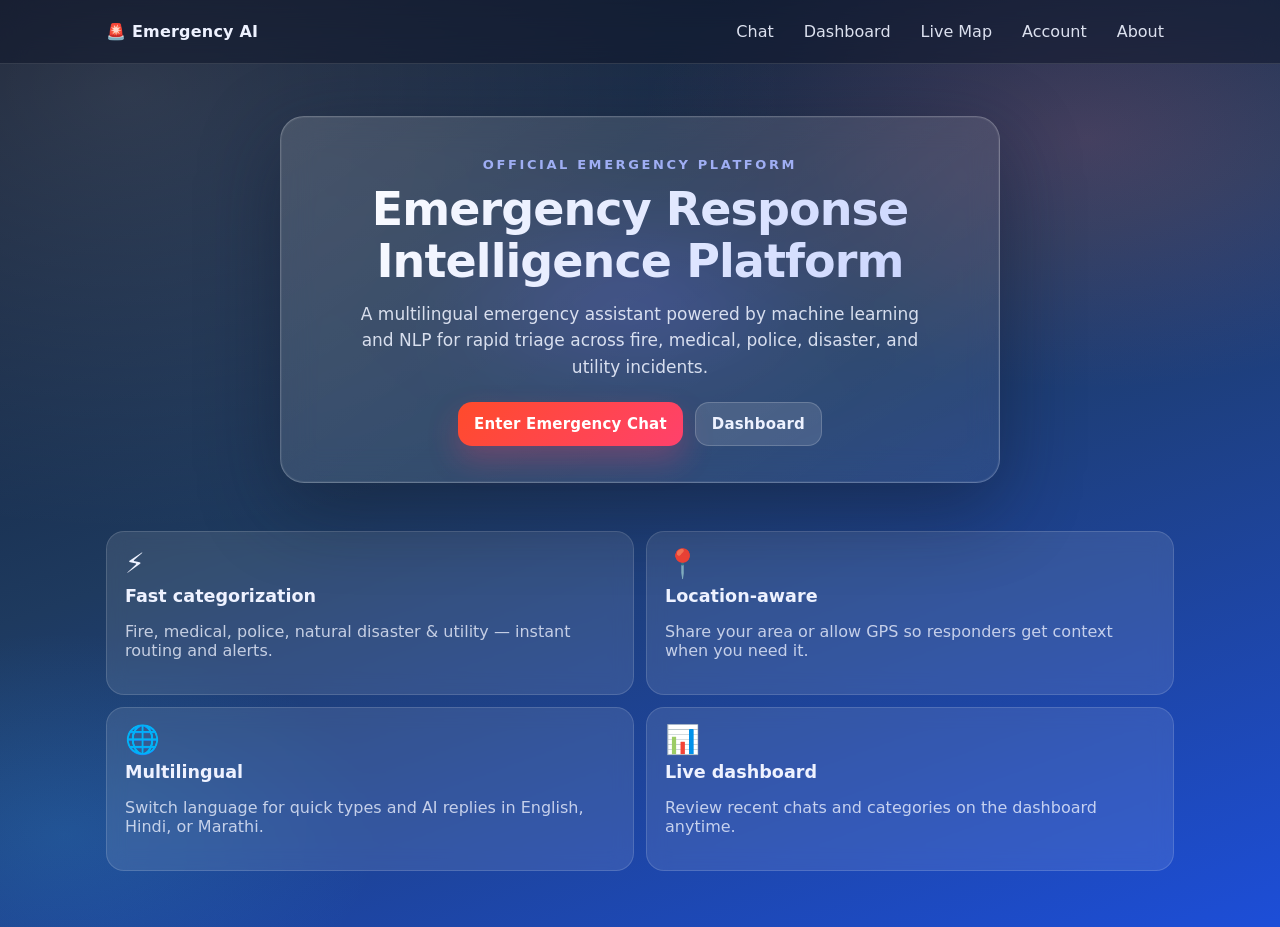
<file: frontend/index.html>
<!DOCTYPE html>
<html lang="en">
<head>
    <meta charset="UTF-8">
    <meta name="viewport" content="width=device-width, initial-scale=1">
    <title>Emergency Chat — Emergency AI</title>
    <link rel="stylesheet" href="style.css">
</head>
<body class="page-home">
    <div class="nav">
        <div class="nav-inner">
            <a class="brand" href="index.html">🚨 Emergency AI</a>
            <div class="nav-links">
                <a class="link" href="chat.html">Chat</a>
                <a class="link" href="dashboard.html">Dashboard</a>
                <a class="link" href="map.html">Live Map</a>
                <a class="link" href="login.html">Account</a>
                <a class="link" href="about.html">About</a>
            </div>
        </div>
    </div>

    <div class="container container-home">
        <section class="welcome-shell" aria-labelledby="welcome-title">
            <div class="welcome-glow" aria-hidden="true"></div>
            <div class="welcome-card">
                <p class="welcome-kicker">Official emergency platform</p>
                <h1 id="welcome-title" class="welcome-title">Emergency Response Intelligence Platform</h1>
                <p class="welcome-sub">A multilingual emergency assistant powered by machine learning and NLP for rapid triage across fire, medical, police, disaster, and utility incidents.</p>
                <div class="btn-row welcome-actions">
                    <a href="chat.html" class="btn btn-lg">Enter Emergency Chat</a>
                    <a href="dashboard.html" class="btn2 btn-lg">Dashboard</a>
                </div>
            </div>
        </section>

        <section class="features-grid grid">
            <article class="feature-card card col-6">
                <div class="feature-icon" aria-hidden="true">⚡</div>
                <h3>Fast categorization</h3>
                <p class="muted">Fire, medical, police, natural disaster &amp; utility — instant routing and alerts.</p>
            </article>
            <article class="feature-card card col-6">
                <div class="feature-icon" aria-hidden="true">📍</div>
                <h3>Location-aware</h3>
                <p class="muted">Share your area or allow GPS so responders get context when you need it.</p>
            </article>
            <article class="feature-card card col-6">
                <div class="feature-icon" aria-hidden="true">🌐</div>
                <h3>Multilingual</h3>
                <p class="muted">Switch language for quick types and AI replies in English, Hindi, or Marathi.</p>
            </article>
            <article class="feature-card card col-6">
                <div class="feature-icon" aria-hidden="true">📊</div>
                <h3>Live dashboard</h3>
                <p class="muted">Review recent chats and categories on the dashboard anytime.</p>
            </article>
        </section>
    </div>
</body>
</html>
</file>
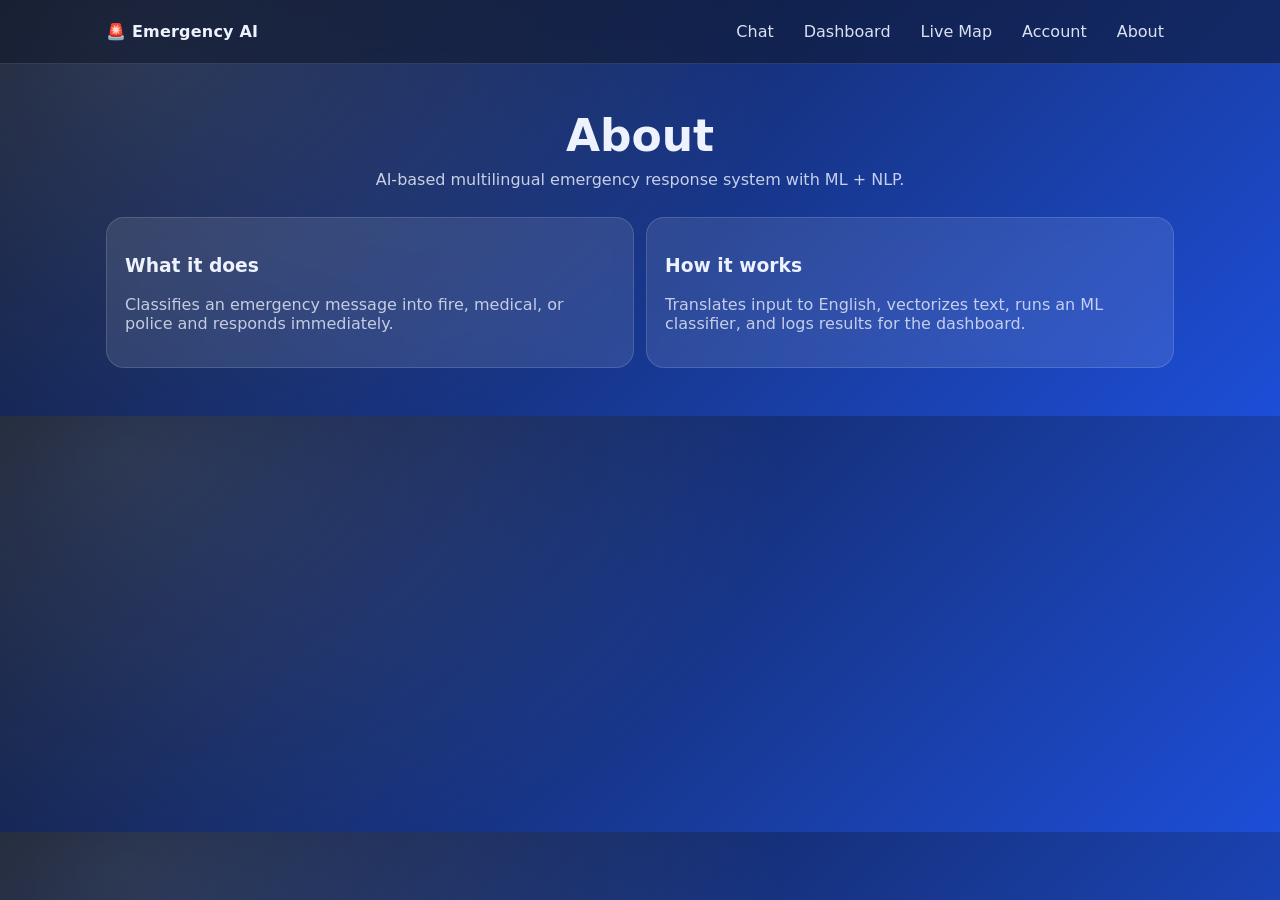
<file: frontend/about.html>
<!DOCTYPE html>
<html>
<head>
    <title>About</title>
    <link rel="stylesheet" href="style.css">
</head>
<body>
    <div class="nav">
        <div class="nav-inner">
            <a class="brand" href="index.html">🚨 Emergency AI</a>
            <div class="nav-links">
                <a class="link" href="chat.html">Chat</a>
                <a class="link" href="dashboard.html">Dashboard</a>
                <a class="link" href="map.html">Live Map</a>
                <a class="link" href="login.html">Account</a>
                <a class="link" href="about.html">About</a>
            </div>
        </div>
    </div>

    <div class="container">
        <div class="hero" style="padding-top: 20px;">
            <h1>About</h1>
            <p class="muted">AI-based multilingual emergency response system with ML + NLP.</p>
        </div>

        <div class="grid">
            <div class="card col-6">
                <h3>What it does</h3>
                <p class="muted">Classifies an emergency message into fire, medical, or police and responds immediately.</p>
            </div>
            <div class="card col-6">
                <h3>How it works</h3>
                <p class="muted">Translates input to English, vectorizes text, runs an ML classifier, and logs results for the dashboard.</p>
            </div>
        </div>
    </div>
</body>
</html>
</file>
<file: frontend/style.css>
* { box-sizing: border-box; }

body {
    margin: 0;
    font-family: ui-sans-serif, system-ui, -apple-system, Segoe UI, Roboto, Arial, "Noto Sans", "Helvetica Neue", sans-serif;
    background: radial-gradient(1200px 800px at 10% 10%, rgba(255,255,255,0.12), transparent 55%),
                linear-gradient(135deg, #0f172a, #1d4ed8);
    color: #eef2ff;
}
.page-home {
    background:
        radial-gradient(ellipse 900px 500px at 85% 15%, rgba(251, 113, 133, 0.18), transparent 50%),
        radial-gradient(ellipse 700px 450px at 5% 90%, rgba(56, 189, 248, 0.16), transparent 45%),
        radial-gradient(1200px 800px at 10% 10%, rgba(255,255,255,0.12), transparent 55%),
        linear-gradient(160deg, #0f172a 0%, #1e3a5f 45%, #1d4ed8 100%);
    min-height: 100vh;
}

a { color: inherit; }

.nav {
    position: sticky;
    top: 0;
    z-index: 10;
    backdrop-filter: blur(14px);
    background: rgba(15, 23, 42, 0.55);
    border-bottom: 1px solid rgba(255,255,255,0.12);
}

.nav-inner {
    max-width: 1100px;
    margin: 0 auto;
    padding: 14px 16px;
    display: flex;
    align-items: center;
    justify-content: space-between;
    gap: 12px;
}

.brand {
    display: inline-flex;
    align-items: center;
    gap: 10px;
    font-weight: 700;
    letter-spacing: 0.2px;
    text-decoration: none;
}

.nav-links {
    display: flex;
    align-items: center;
    gap: 10px;
    flex-wrap: wrap;
}

.link {
    text-decoration: none;
    padding: 8px 10px;
    border-radius: 10px;
    color: rgba(238,242,255,0.92);
}

.link:hover {
    background: rgba(255,255,255,0.10);
}

.container {
    max-width: 1100px;
    margin: 0 auto;
    padding: 28px 16px 48px;
}

.container-home {
    padding-top: 20px;
    padding-bottom: 56px;
}

.welcome-shell {
    position: relative;
    text-align: center;
    padding: 32px 16px 40px;
    margin-bottom: 8px;
}

.welcome-glow {
    position: absolute;
    inset: 0;
    margin: auto;
    max-width: 640px;
    height: 280px;
    background: radial-gradient(ellipse closest-side, rgba(99, 102, 241, 0.35), transparent 70%);
    filter: blur(40px);
    pointer-events: none;
    z-index: 0;
}

.welcome-card {
    position: relative;
    z-index: 1;
    max-width: 720px;
    margin: 0 auto;
    padding: 40px 28px 36px;
    border-radius: 24px;
    background: linear-gradient(145deg, rgba(255,255,255,0.14) 0%, rgba(255,255,255,0.06) 100%);
    border: 1px solid rgba(255,255,255,0.22);
    box-shadow:
        0 24px 80px rgba(15, 23, 42, 0.45),
        0 0 0 1px rgba(255,255,255,0.06) inset;
    backdrop-filter: blur(16px);
    animation: welcomeIn 0.85s ease-out both;
}

@keyframes welcomeIn {
    from {
        opacity: 0;
        transform: translateY(18px) scale(0.98);
    }
    to {
        opacity: 1;
        transform: translateY(0) scale(1);
    }
}

.welcome-kicker {
    margin: 0 0 12px;
    font-size: 13px;
    font-weight: 700;
    letter-spacing: 0.2em;
    text-transform: uppercase;
    color: rgba(165, 180, 252, 0.95);
}

.welcome-title {
    margin: 0 0 14px;
    font-size: clamp(30px, 5vw, 46px);
    line-height: 1.12;
    font-weight: 800;
    letter-spacing: -0.02em;
    background: linear-gradient(120deg, #fff 0%, #e0e7ff 55%, #c7d2fe 100%);
    -webkit-background-clip: text;
    background-clip: text;
    color: transparent;
}

.welcome-sub {
    margin: 0 auto 22px;
    max-width: 52ch;
    color: rgba(238,242,255,0.88);
    font-size: 17px;
    line-height: 1.55;
}

.makers {
    display: inline-flex;
    flex-direction: column;
    align-items: center;
    gap: 6px;
    margin-bottom: 28px;
    padding: 14px 24px;
    border-radius: 16px;
    background: rgba(15, 23, 42, 0.45);
    border: 1px solid rgba(255,255,255,0.12);
}

.makers-label {
    font-size: 12px;
    letter-spacing: 0.12em;
    text-transform: uppercase;
    color: rgba(165, 180, 252, 0.85);
    font-weight: 600;
}

.makers-names {
    font-size: 18px;
    font-weight: 700;
    letter-spacing: 0.04em;
    color: #f8fafc;
}

.welcome-actions {
    margin-top: 0;
}

.btn-lg {
    padding: 14px 22px;
    font-size: 15px;
    border-radius: 16px;
}

.features-grid {
    margin-top: 8px;
}

.feature-card {
    text-align: left;
    transition: transform 0.2s ease, border-color 0.2s ease, box-shadow 0.2s ease;
}

.feature-card:hover {
    transform: translateY(-3px);
    border-color: rgba(255,255,255,0.22);
    box-shadow: 0 16px 40px rgba(15, 23, 42, 0.35);
}

.feature-card h3 {
    margin: 8px 0 8px;
    font-size: 1.1rem;
}

.feature-icon {
    font-size: 28px;
    line-height: 1;
    margin-bottom: 4px;
}

.hero {
    text-align: center;
    padding: 54px 16px 10px;
}

.hero h1 {
    margin: 0 0 10px;
    font-size: clamp(30px, 4vw, 44px);
    line-height: 1.1;
}

.hero p {
    margin: 0 auto 18px;
    max-width: 60ch;
    color: rgba(238,242,255,0.82);
    font-size: 16px;
}

.btn-row {
    display: flex;
    justify-content: center;
    gap: 12px;
    flex-wrap: wrap;
    margin-top: 18px;
}

.btn, .btn2, button {
    appearance: none;
    border: 0;
    border-radius: 14px;
    padding: 12px 16px;
    font-weight: 650;
    letter-spacing: 0.2px;
    cursor: pointer;
    transition: transform 120ms ease, box-shadow 120ms ease, background 120ms ease;
    text-decoration: none;
    display: inline-flex;
    align-items: center;
    justify-content: center;
    gap: 8px;
}

.btn {
    background: linear-gradient(135deg, #ff4b2b, #ff416c);
    color: white;
    box-shadow: 0 14px 30px rgba(255, 65, 108, 0.28);
}

.btn2 {
    background: rgba(255,255,255,0.12);
    color: #eef2ff;
    border: 1px solid rgba(255,255,255,0.18);
}

.btn:hover, .btn2:hover, button:hover {
    transform: translateY(-1px);
}

.card {
    background: rgba(255,255,255,0.10);
    border: 1px solid rgba(255,255,255,0.14);
    border-radius: 18px;
    padding: 18px;
    backdrop-filter: blur(10px);
}

.chat-welcome-bar {
    background: linear-gradient(90deg, rgba(99, 102, 241, 0.25), rgba(236, 72, 153, 0.2), rgba(59, 130, 246, 0.25));
    border-bottom: 1px solid rgba(255,255,255,0.12);
}

.chat-welcome-inner {
    max-width: 1100px;
    margin: 0 auto;
    padding: 12px 16px;
    display: flex;
    flex-wrap: wrap;
    align-items: center;
    justify-content: center;
    gap: 8px 14px;
    text-align: center;
    font-size: 14px;
}

.chat-welcome-title {
    font-weight: 800;
    letter-spacing: 0.02em;
    color: #f8fafc;
}

.chat-welcome-makers {
    color: rgba(226, 232, 240, 0.88);
    font-weight: 600;
    font-size: 13px;
}

.chat-container {
    max-width: 760px;
    margin: 22px auto 0;
}

.chat-title {
    display: flex;
    align-items: center;
    justify-content: space-between;
    gap: 12px;
    flex-wrap: wrap;
    margin-bottom: 12px;
}

.chat-title h2 {
    margin: 0;
}

.row {
    display: flex;
    gap: 10px;
    flex-wrap: wrap;
    align-items: center;
}

select, input[type="text"], input[type="tel"], input[type="email"], input[type="password"] {
    border-radius: 14px;
    border: 1px solid rgba(255,255,255,0.18);
    background: rgba(15,23,42,0.35);
    color: #eef2ff;
    padding: 12px 14px;
    outline: none;
}

input[type="text"] {
    flex: 1 1 260px;
    min-width: 220px;
}

select {
    padding: 10px 12px;
}

#chat-box {
    height: min(52vh, 420px);
    overflow-y: auto;
    padding: 12px;
    border-radius: 16px;
    background: rgba(15,23,42,0.35);
    border: 1px solid rgba(255,255,255,0.14);
    margin: 12px 0;
}

.msg {
    display: flex;
    margin: 10px 0;
}

.msg-user { justify-content: flex-end; }
.msg-ai { justify-content: flex-start; }

.bubble {
    max-width: 78%;
    padding: 10px 12px;
    border-radius: 16px;
    line-height: 1.35;
    border: 1px solid rgba(255,255,255,0.12);
    background: rgba(255,255,255,0.10);
}

.msg-user .bubble {
    background: linear-gradient(135deg, rgba(255,75,43,0.35), rgba(255,65,108,0.35));
    border-color: rgba(255,65,108,0.25);
}

.label {
    font-size: 12px;
    opacity: 0.8;
    margin-bottom: 4px;
}

.grid {
    display: grid;
    grid-template-columns: repeat(12, 1fr);
    gap: 12px;
}

.col-6 { grid-column: span 6; }
.col-12 { grid-column: span 12; }

@media (max-width: 760px) {
    .col-6 { grid-column: span 12; }
    .nav-inner { align-items: flex-start; flex-direction: column; }
}

.muted { color: rgba(238,242,255,0.78); }

pre {
    white-space: pre-wrap;
    word-break: break-word;
    background: rgba(15,23,42,0.35);
    border: 1px solid rgba(255,255,255,0.14);
    padding: 12px;
    border-radius: 14px;
    margin: 0;
}

.chips {
    display: flex;
    flex-wrap: wrap;
    gap: 10px;
}

.chip {
    border: 1px solid rgba(255,255,255,0.18);
    background: rgba(255,255,255,0.10);
    color: rgba(238,242,255,0.95);
    padding: 10px 12px;
    border-radius: 999px;
    cursor: pointer;
    user-select: none;
    transition: transform 120ms ease, background 120ms ease, border-color 120ms ease;
    font-weight: 650;
    letter-spacing: 0.2px;
    font-size: 13px;
}

.chip:hover {
    transform: translateY(-1px);
    background: rgba(255,255,255,0.14);
    border-color: rgba(255,255,255,0.26);
}

.quick-service-row {
    margin-bottom: 14px;
    padding: 14px 16px;
    border-radius: 16px;
    background: linear-gradient(135deg, rgba(99, 102, 241, 0.2), rgba(236, 72, 153, 0.12));
    border: 1px solid rgba(255,255,255,0.16);
}

.quick-service-label {
    display: block;
    font-size: 12px;
    font-weight: 750;
    letter-spacing: 0.12em;
    text-transform: uppercase;
    color: rgba(199, 210, 254, 0.95);
    margin-bottom: 10px;
}

.chip-lg {
    padding: 12px 18px;
    font-size: 15px;
    border-radius: 14px;
}
</file>
